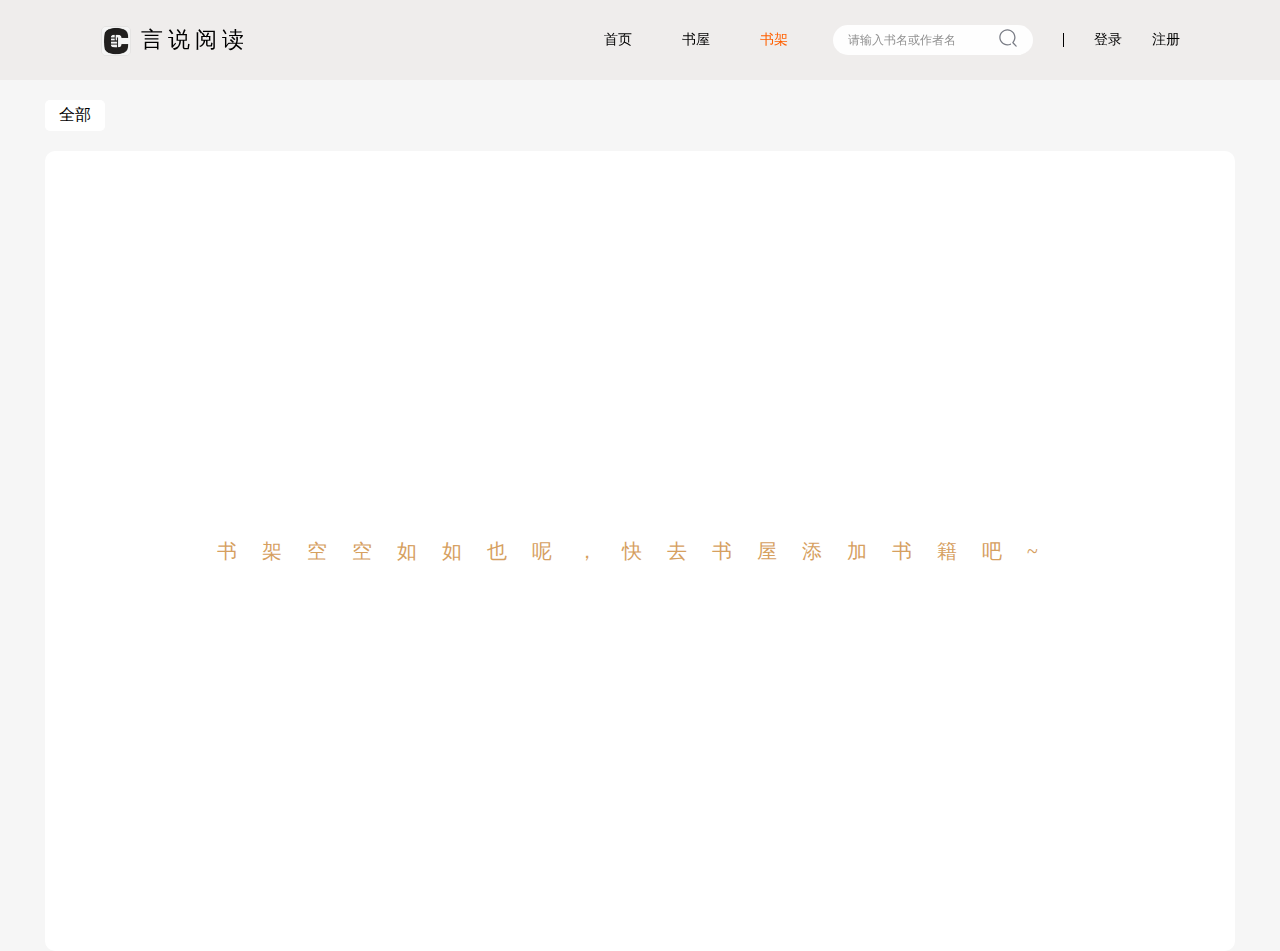
<file: pages/bookshelf.html>
<!DOCTYPE html>
<html lang="en">

<head>
    <meta charset="UTF-8">
    <meta name="viewport" content="width=device-width, initial-scale=1.0">
    <title>bookshelf</title>
    <!-- 引入默认样式 -->
    <link rel="stylesheet" href="../css/reset.css">
    <link rel="stylesheet" href="../css/bookshelf.css">
    <link rel="stylesheet" href="../css/head.css">
</head>

<body>
    <!-- 头部开始 -->
    <div class="header wrapper clearfix">
        <!-- 头部导航栏 -->
        <div class="header-nav wrapper">
        </div>
    </div>

    <!-- 全部文字部分开始 -->
    <div class="header-title">
        <div>全部</div>
    </div>

    <!-- 书架内容栏目开始 -->
    <div class="item-all">
    </div>

    <!-- 引入脚本 -->
    <script src="../js/bookshelf.js" type="module"></script>
</body>

</html>
</file>
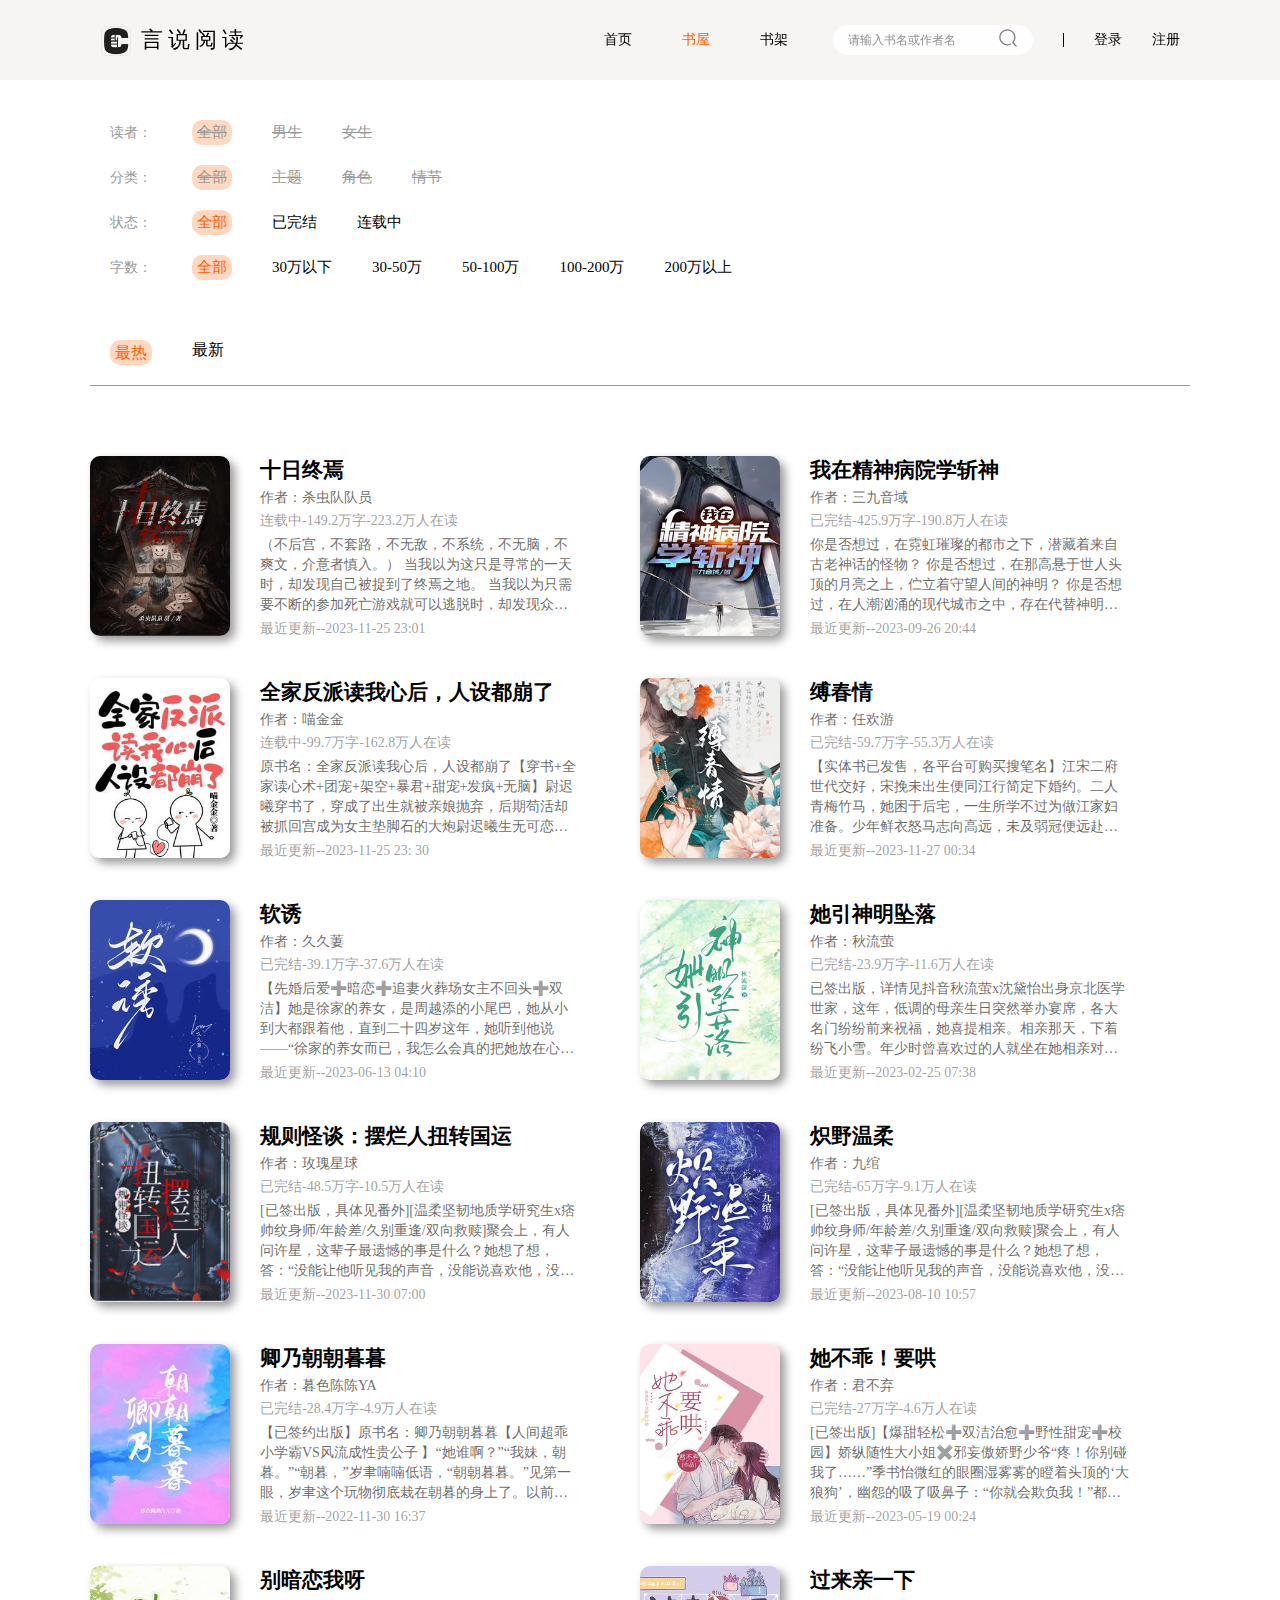
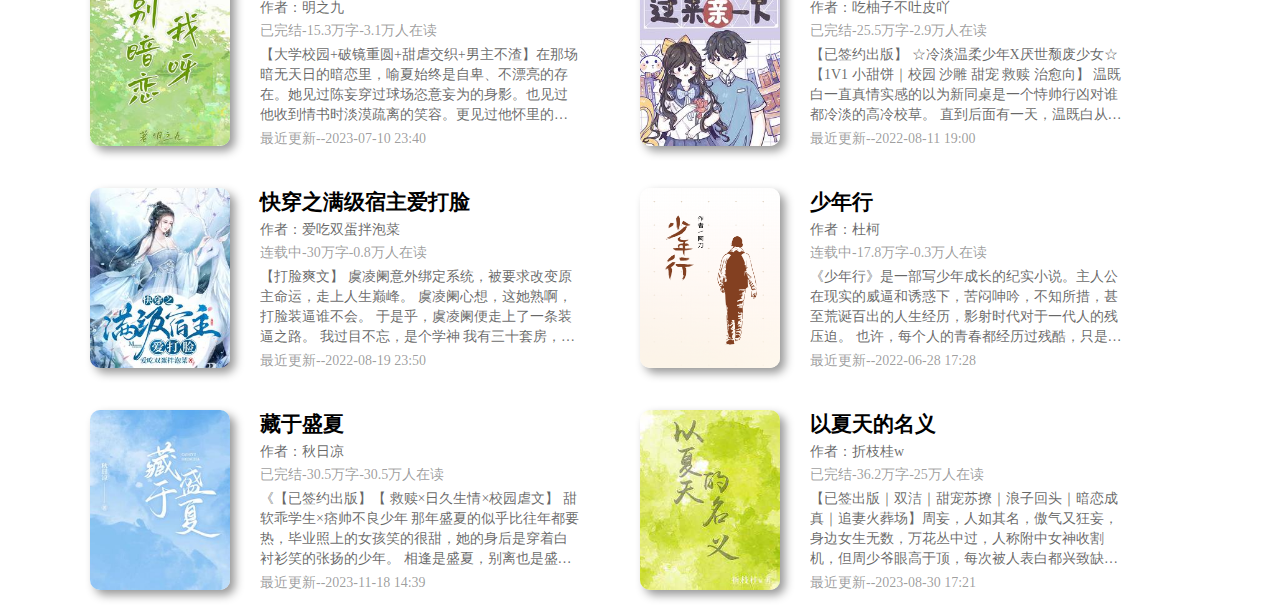
<file: pages/library.html>
<!DOCTYPE html>
<html lang="en">

<head>
    <meta charset="UTF-8">
    <meta name="viewport" content="width=device-width, initial-scale=1.0">

    <title>library</title>
    <!-- 引入样式 -->
    <link rel="stylesheet" href="../css/reset.css">
    <link rel="stylesheet" href="../css/library.css">
    <link rel="stylesheet" href="../css/head.css">
</head>

<body>
    <!-- 头部开始 -->
    <div class="header wrapper clearfix">
        <!-- 头部导航栏 -->
        <div class="header-nav wrapper">
        </div>
    </div>

    <!-- 书城分类开始 -->
    <div class="categorization wrapper">
        <div class="categorization-content">
            <ul class="filter">
                <li class="filter-title">读者：</li>
                <li><a href="" class="checked checked-all"><del class="filter-del">全部</del></a></li>
                <li><a href="javascript:;"><del class="filter-del">男生</del></a></li>
                <li><a href="javascript:;"><del class="filter-del">女生</del></a></li>
            </ul>
            <ul class="filter">
                <li class="filter-title"> 分类：</li>
                <li><a href="" class="checked checked-all"><del class="filter-del">全部</del></a></li>
                <li><a href="javascript:;"><del class="filter-del">主题</del></a></li>
                <li><a href="javascript:;"><del class="filter-del">角色</del><del></del></a></li>
                <li><a href="javascript:;"><del class="filter-del">情节</del></a></li>
            </ul>
            <ul class="filter">
                <li class="filter-title">状态：</li>
                <li><a href="" class="checked filter-isOver">全部</a></li>
                <li><a href="" class="filter-isOver">已完结</a></li>
                <li><a href="" class="filter-isOver">连载中</a></li>
            </ul>
            <ul class="filter">
                <li class="filter-title"> 字数：</li>
                <li><a href="" class="checked filter-ziShu checked-all">全部</a></li>
                <li><a href="" class="filter-ziShu">30万以下</a></li>
                <li><a href="" class="filter-ziShu">30-50万</a></li>
                <li><a href="" class="filter-ziShu">50-100万</a></li>
                <li><a href="" class="filter-ziShu">100-200万</a></li>
                <li><a href="" class="filter-ziShu">200万以上</a></li>
            </ul>
        </div>
    </div>

    <!-- 书城内容主体开始 -->
    <!-- 导航部分开始 -->
    <div class="filter-content wrapper">
        <div class="filter-nav">
            <ul>
                <li><a href="" class="filter-nav-hot filterNav checked">最热</a></li>
                <li><a href="" class="filter-nav-new filterNav">最新</a></li>
            </ul>
        </div>
    </div>

    <!-- 内容部分开始 -->
    <div class="filter-item">
    </div>

    <!-- 引入脚本 -->
    <script src="../js/library.js" type="module"></script>
</body>

</html>
</file>
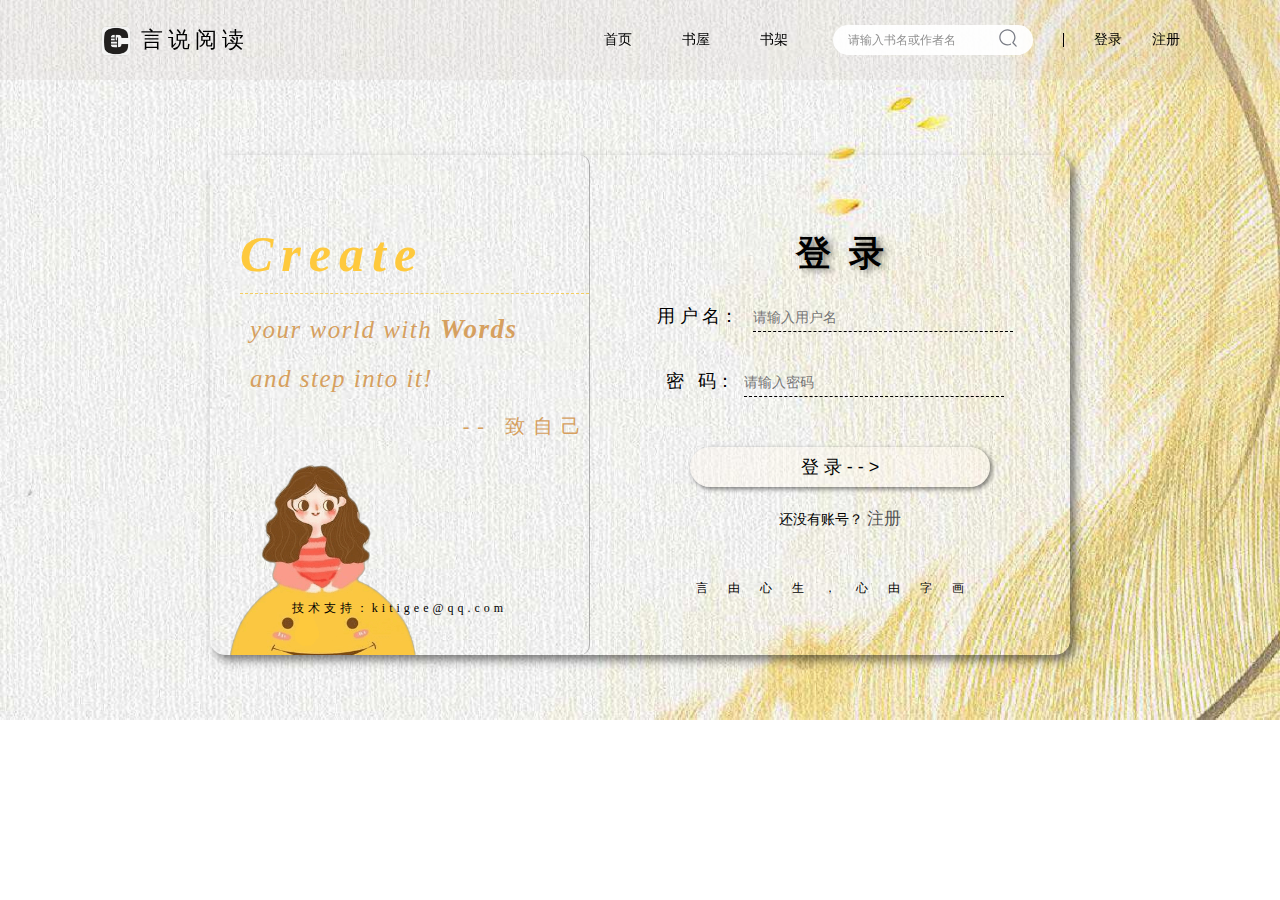
<file: pages/login.html>
<!DOCTYPE html>
<html lang="en">

<head>
	<meta charset="UTF-8">
	<meta name="viewport" content="width=device-width, initial-scale=1.0">
	<title>login</title>

	<!-- 引入样式 -->
	<link rel="stylesheet" href="../css/reset.css">
	<link rel="stylesheet" href="../css/login.css">
	<link rel="stylesheet" href="../css/head.css">
</head>

<body>
	<!-- 头部开始 -->
	<div class="header wrapper clearfix">
		<!-- 头部导航栏 -->
		<div class="header-nav wrapper">
		</div>
	</div>

	<div class="login-item">
		<!-- 左侧部分 -->
		<div class="left">
			<div class="create">
				Create
			</div>
			<div class="item">
				<div style="margin: 20px;">
					your world with <span style="font-weight: 800;font-size: 27px;">Words</span>
				</div>
				<div style="margin: 20px;">
					and step into it!
				</div>
			</div>
			<div style="text-align: right;font-size: 20px;letter-spacing: 8px;color: #d6a05f;font-family: 方正舒体;">
				-- 致自己
			</div>
			<div class="author">
				技术支持：kitigee@qq.com
			</div>
		</div>

		<!-- 右侧部分 -->
		<div align="center" class="right clearfix">

			<div>
				<h1>登&nbsp;&nbsp;录</h1>
			</div>
			<form id="loginForm">
				<div class="log">
					<div>
						用 户 名：
						<input type="text" placeholder="请输入用户名" class="userName" id="username" autocomplete="username"
							required>
					</div>


					<div>
						密&nbsp;&nbsp;&nbsp;码：<input type="text" placeholder="请输入密码" class="passWord" id="password"
							autocomplete="new-password" required />
					</div>
					<div class="login-warning" style="display: none;">
						用户名或密码不正确，请重试
					</div>
				</div>

				<div>
					<button type="submit" id="init">登 录 - - ></button>
				</div>
			</form>
			<div class="login-to-register">
				还没有账号？ <a href="./register.html">注册</a>
			</div>
			<div class="zi">
				言由心生，心由字画
			</div>
		</div>

	</div>

	<!-- 引入脚本 -->
	<script src="../js/login.js" type="module"></script>
</body>

</html>
</file>
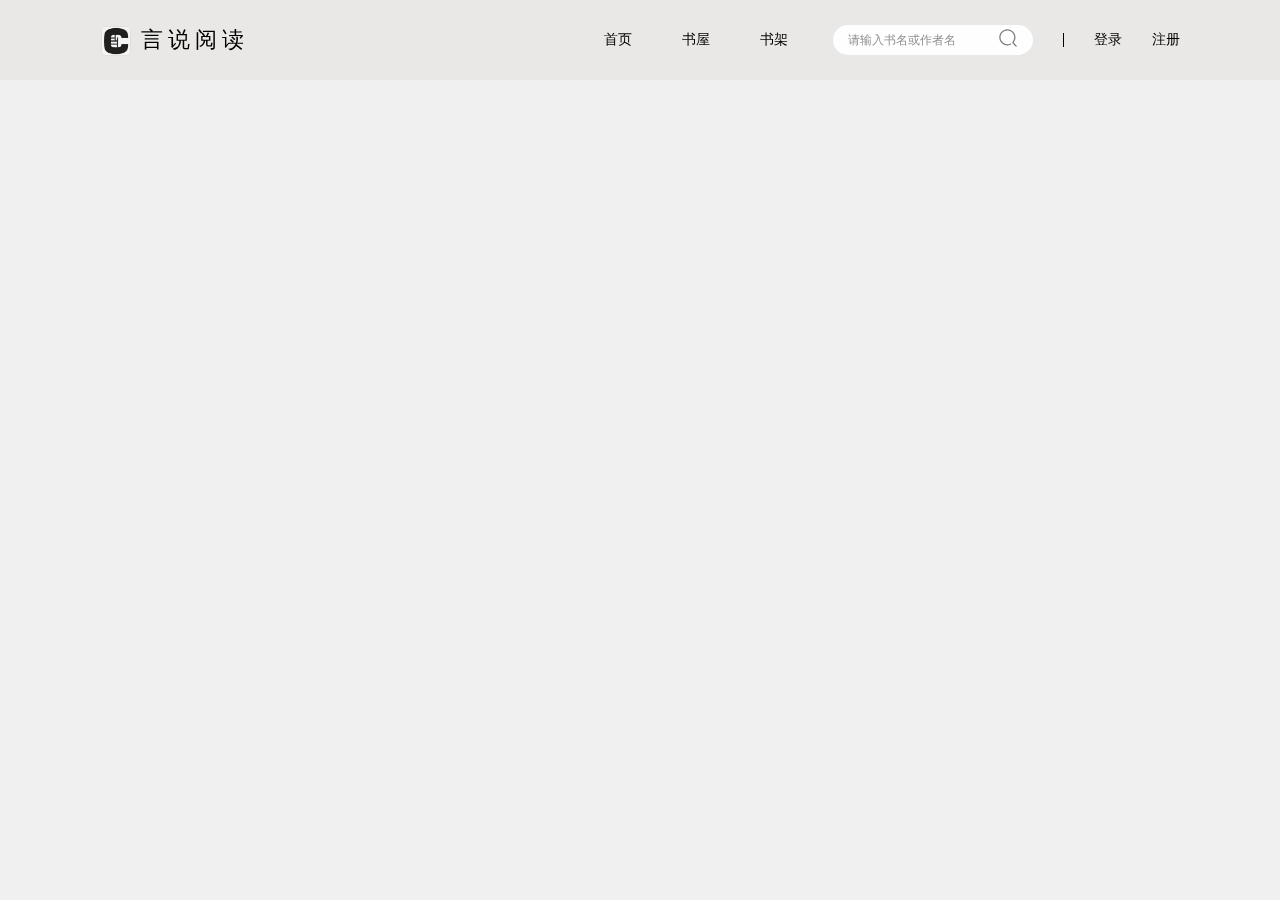
<file: pages/page.html>
<!DOCTYPE html>
<html lang="en">

<head>
    <meta charset="UTF-8">
    <meta name="viewport" content="width=device-width, initial-scale=1.0">
    <title>page</title>

    <!-- 引入默认样式 -->
    <link rel="stylesheet" href="../css/reset.css">
    <link rel="stylesheet" href="../css/page.css">
    <link rel="stylesheet" href="../css/head.css">
</head>

<body>
    <!-- 头部部分开始 -->
    <div class="header wrapper clearfix">
        <!-- 头部导航栏 -->
        <div class="header-nav wrapper">
        </div>
    </div>

    <!-- 页面部分 -->
    <div class="book">
    </div>

    <!-- 引入脚本-->
    <script src="../js/page.js" type="module"></script>
</body>

</html>
</file>
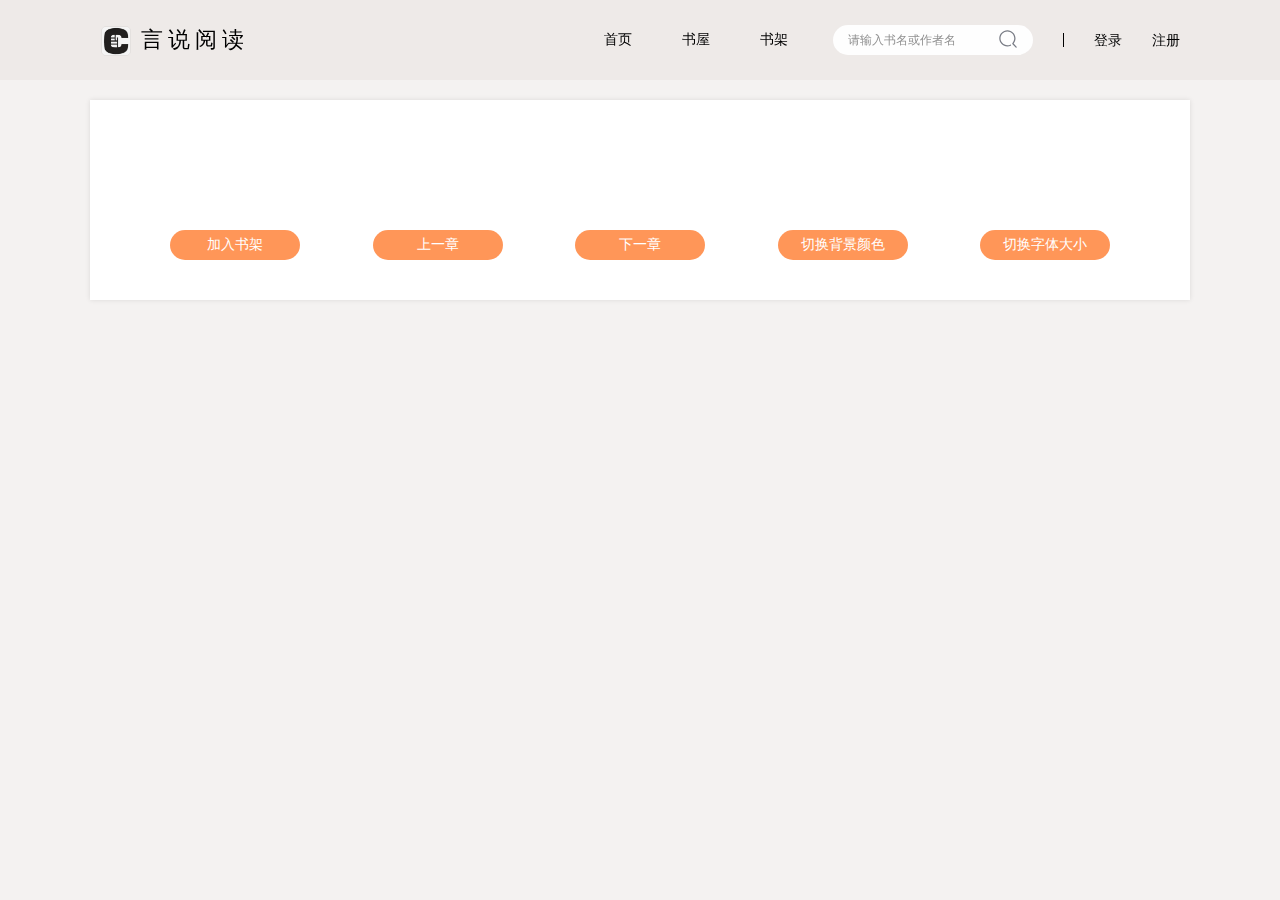
<file: pages/reading.html>
<!DOCTYPE html>
<html lang="en">

<head>
    <meta charset="UTF-8">
    <meta name="viewport" content="width=device-width, initial-scale=1.0">
    <title>reading</title>
    <!-- 引入样式 -->
    <link rel="stylesheet" href="../css/reset.css">
    <link rel="stylesheet" href="../css/reading.css">
    <link rel="stylesheet" href="../css/head.css">
</head>

<body>
    <!-- 头部开始 -->
    <div class="header wrapper clearfix">
        <!-- 头部导航栏 -->
        <div class="header-nav wrapper">
        </div>
    </div>

    <div class="reader-container">
        <div class="chapter-content" id="chapterContent">
        </div>
        <div class="controls">
            <div class="join-container">
                <button class="join-to-shelf">
                    加入书架
                </button>
            </div>
            <button id="prevChapter">上一章</button>
            <button id="nextChapter">下一章</button>
            <button id="changeBackgroundColor">切换背景颜色</button>
            <button id="changeFontSize">切换字体大小</button>
        </div>
    </div>

    <!-- 引入脚本 -->
    <script src="../js/reading.js" type="module"></script>
</body>

</html>
</file>
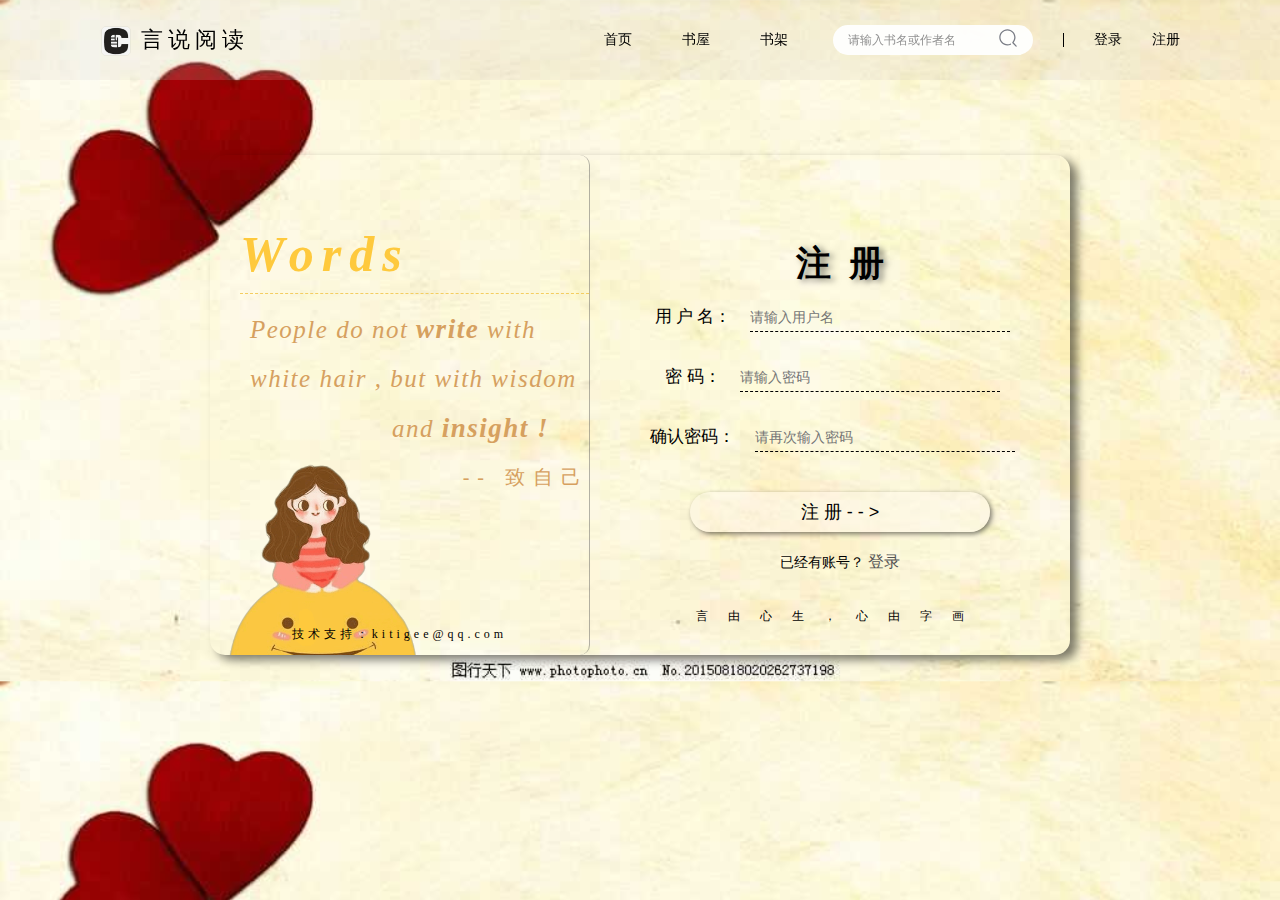
<file: pages/register.html>
<!DOCTYPE html>
<html lang="en">

<head>
	<meta charset="UTF-8">
	<meta name="viewport" content="width=device-width, initial-scale=1.0">
	<title>register</title>

	<!-- 引入样式 -->
	<link rel="stylesheet" href="../css/reset.css">
	<link rel="stylesheet" href="../css/register.css">
	<link rel="stylesheet" href="../css/head.css">
</head>

<body>
	<!-- 头部开始 -->
	<div class="header wrapper clearfix">
		<!-- 头部导航栏 -->
		<div class="header-nav wrapper">
		</div>
	</div>

	<div class="register">
		<!-- 左侧部分 -->
		<div class="left">
			<div class="left-title">
				Words
			</div>
			<div class="item">
				<div style="margin: 20px;">
					People do not <span style="font-weight: 800;font-size: 27px;">write</span> with
				</div>
				<div style="margin: 20px;">
					white hair , but with wisdom
				</div>
				<div style="margin: 20px;text-align: right;">
					and <span style="font-weight: 800;font-size: 27px;">insight !</span>
				</div>
			</div>
			<div style="text-align: right;font-size: 20px;letter-spacing: 8px;color: #d6a05f;font-family: 方正舒体;">
				-- 致自己
			</div>
			<div class="author">
				技术支持：kitigee@qq.com
			</div>
		</div>

		<!-- 右侧部分 -->
		<div align="center" class="right">
			<div>
				<h1>注&nbsp;&nbsp;册</h1>
			</div>
			<form id="registerForm">
				<div class="inp">
					用 户 名：
					<input type="text" placeholder="请输入用户名" class="userName" id="username" autocomplete="off">
				</div>

				<div class="inp">
					密 码：
					<input type="text" placeholder="请输入密码" class="password-one" name="password"
						autocomplete="new-password">
				</div>

				<div class="inp">
					确认密码：
					<input type="text" placeholder="请再次输入密码" class="password-two" name="password"
						autocomplete="new-password">
				</div>
				<div class="register-warning" style="display:none;">
				</div>
				<div>
					<button type="submit" id="init">注 册 - - ></button>
				</div>
			</form>
			<div class="register-to-login">
				已经有账号？ <a href="./login.html" style="font-size: 16px;">登录</a>
			</div>
			<div class="zi">
				言由心生，心由字画
			</div>
		</div>

	</div>
	<!-- 引入脚本 -->
	<script src="../js/register.js" type="module"></script>
</body>

</html>
</file>
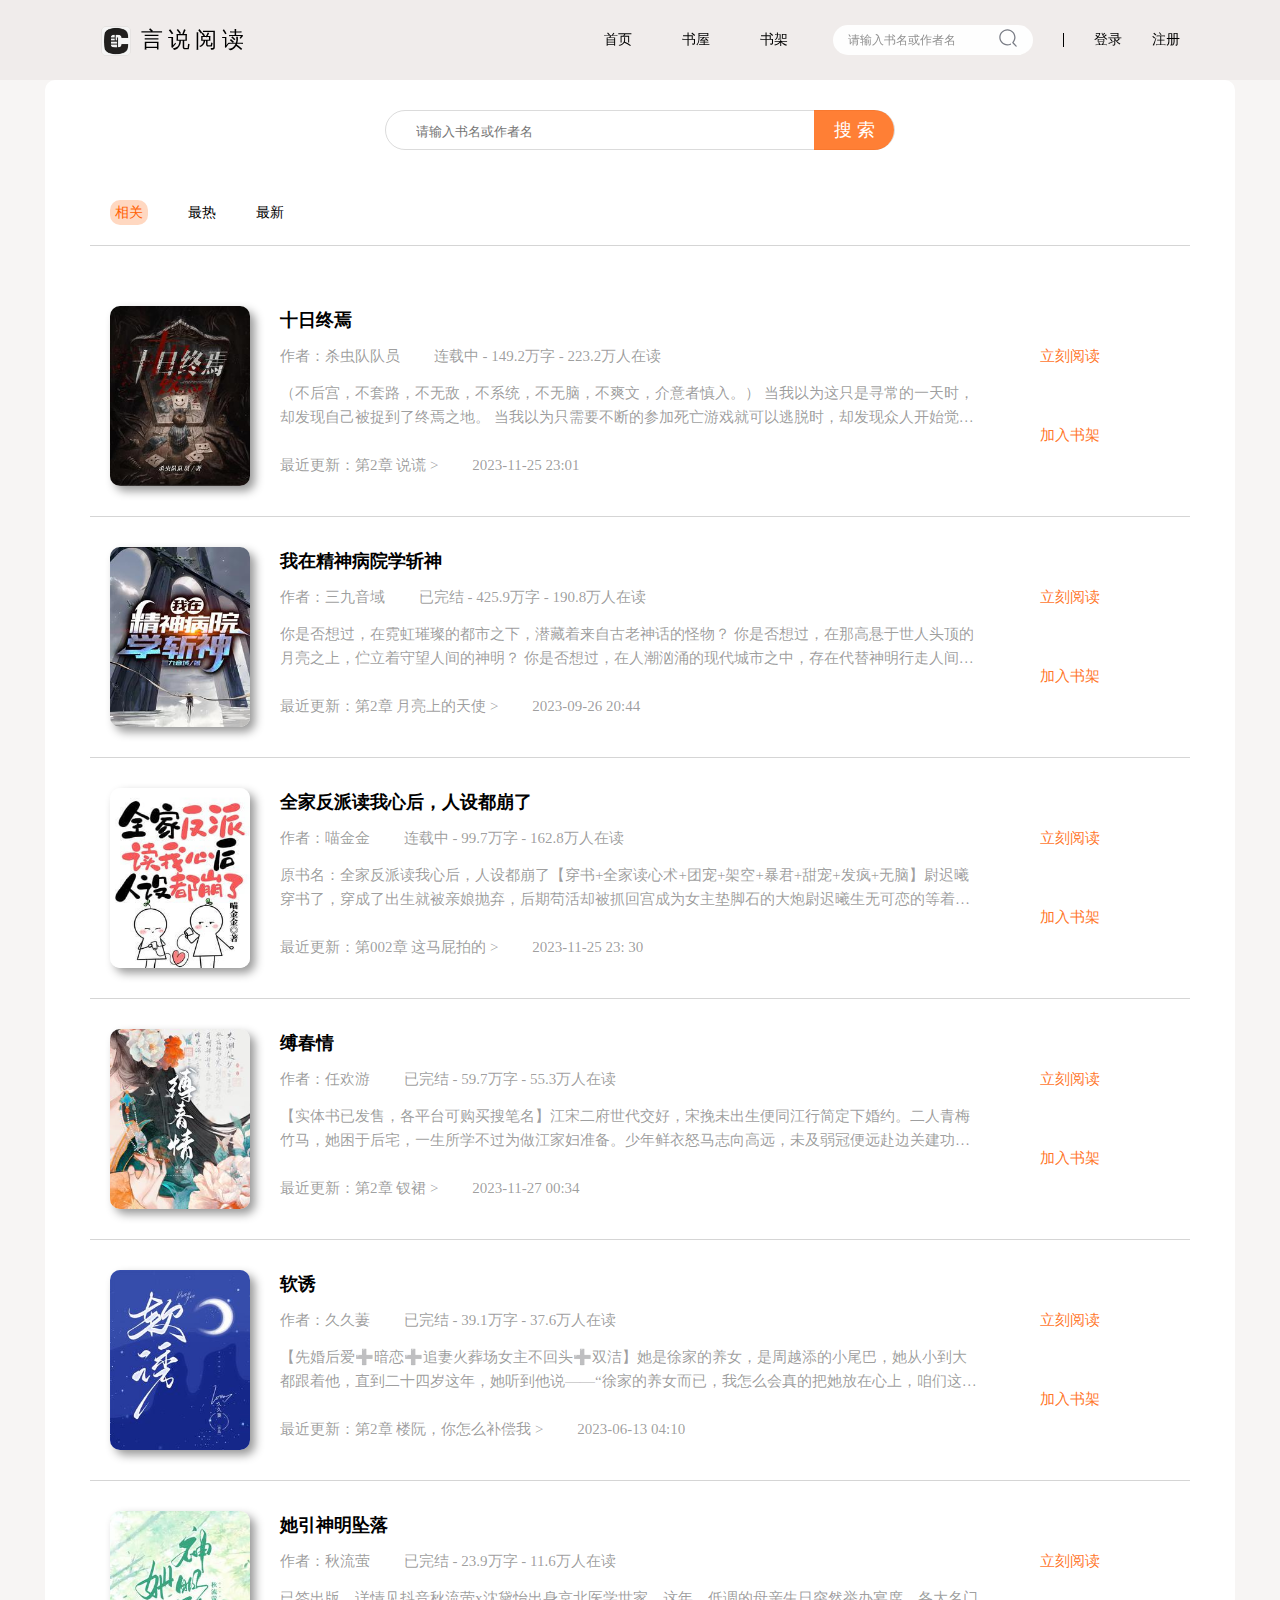
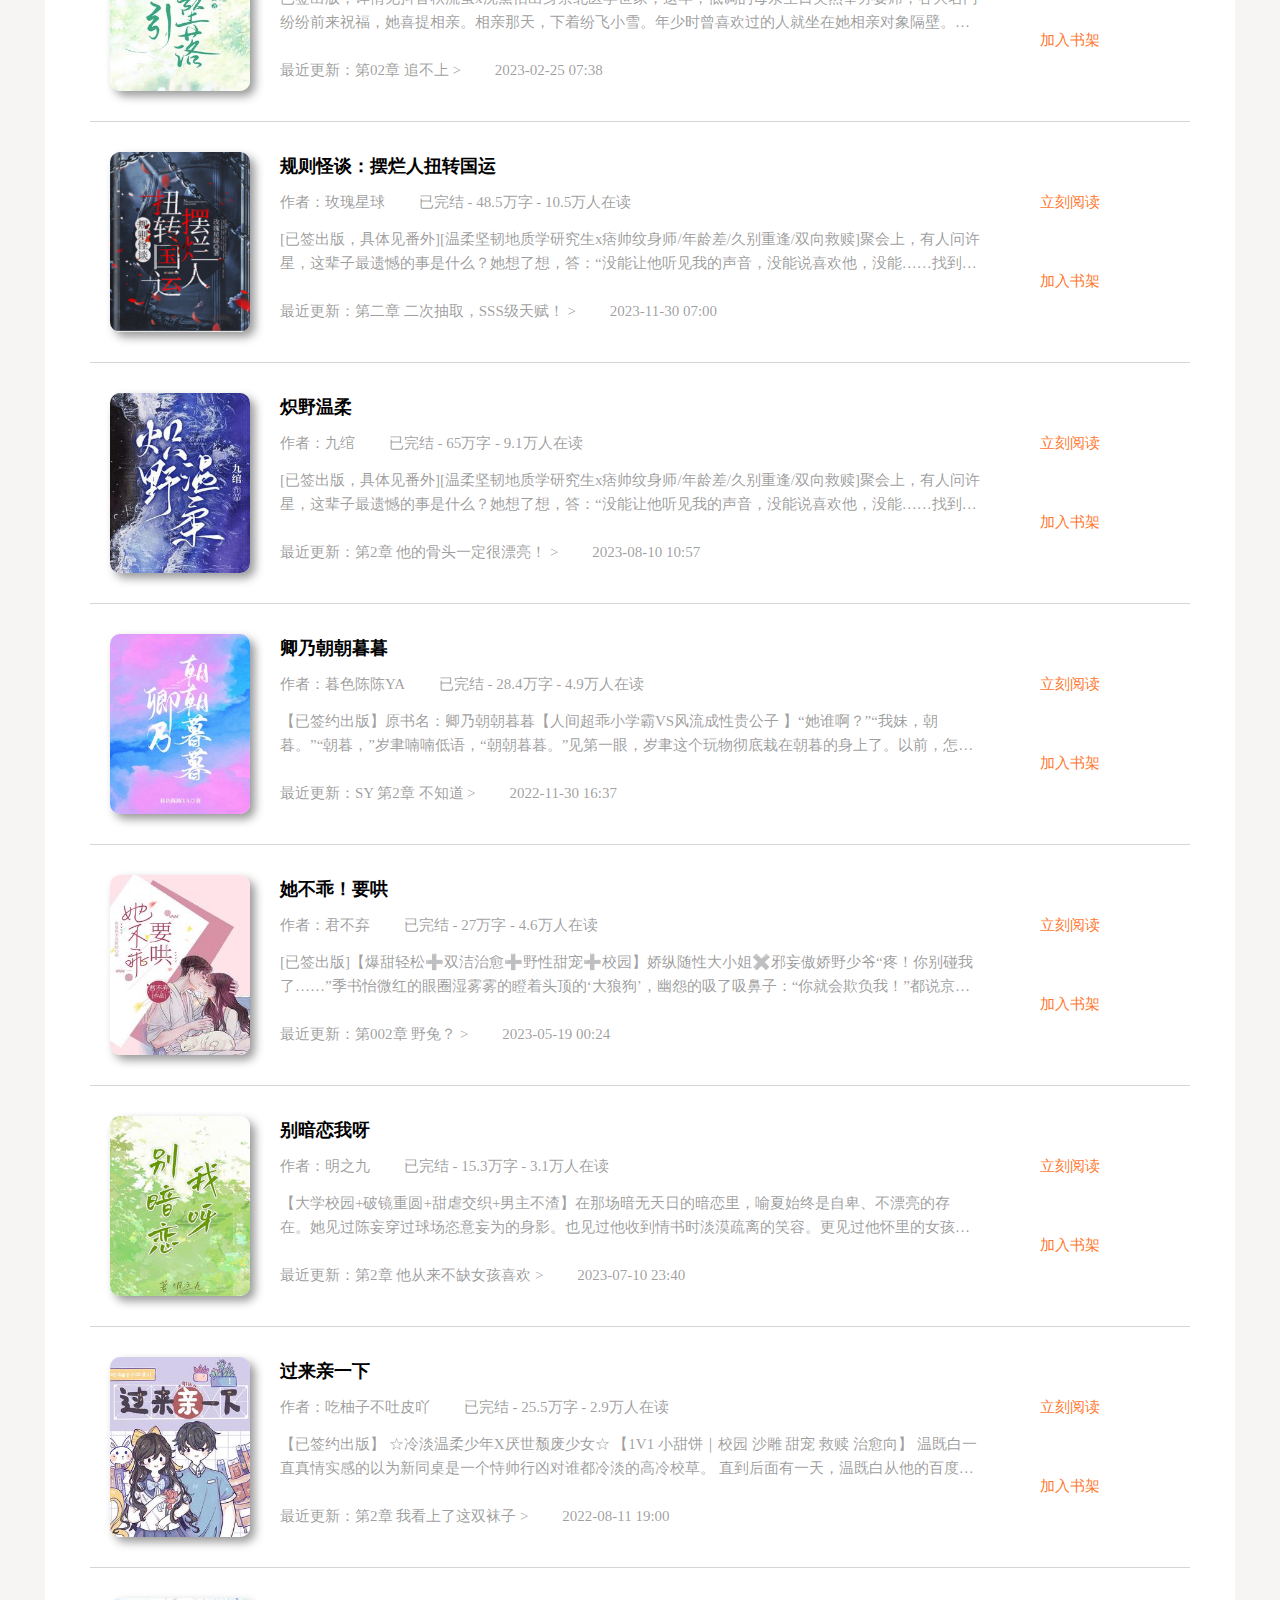
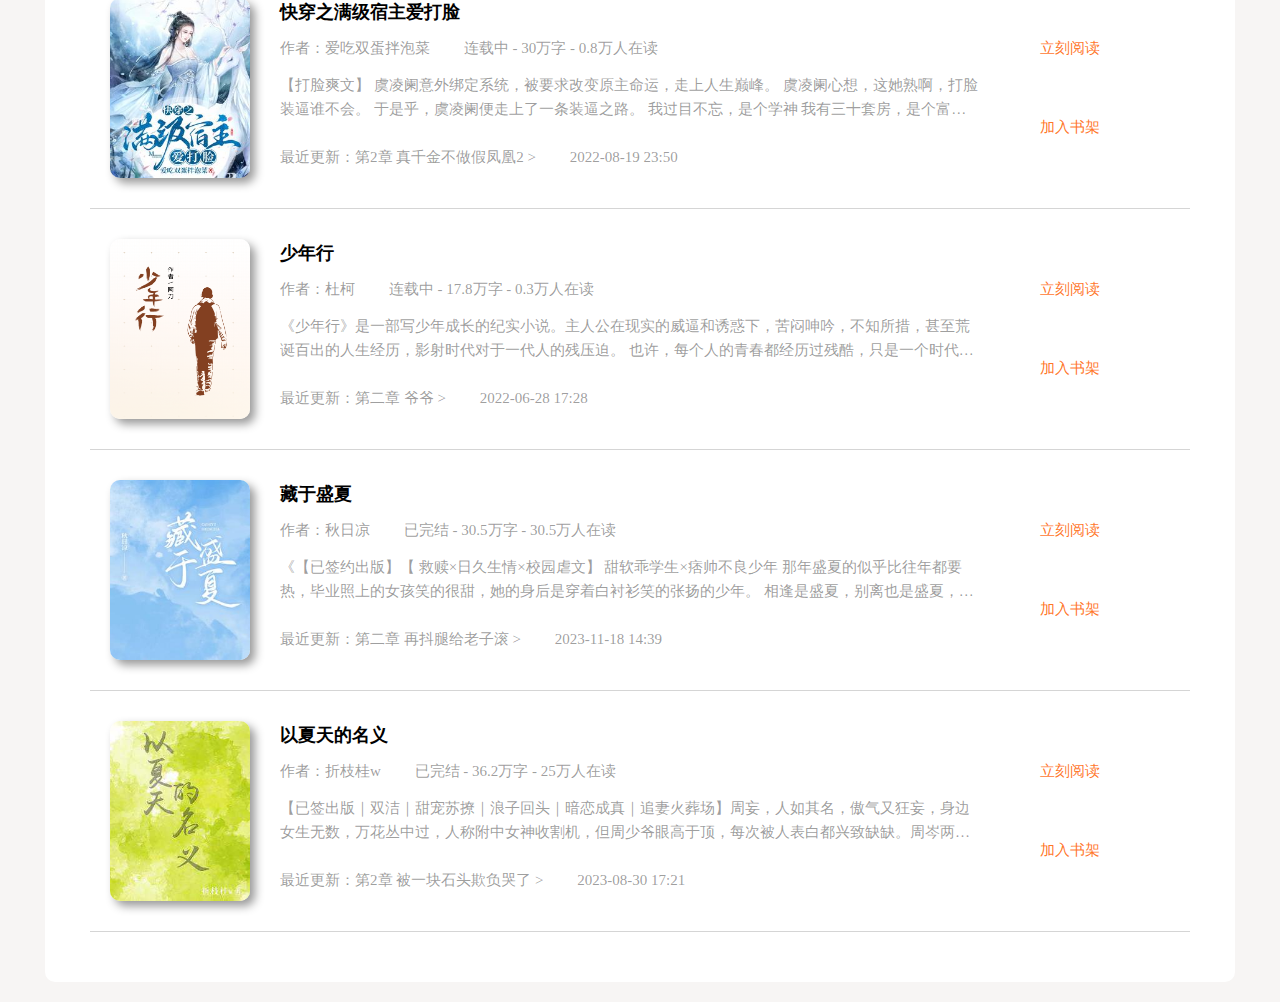
<file: pages/search.html>
<!DOCTYPE html>
<html lang="en">

<head>
    <meta charset="UTF-8">
    <meta name="viewport" content="width=device-width, initial-scale=1.0">
    <title>search</title>
    <!-- 引入样式 -->
    <link rel="stylesheet" href="../css/reset.css">
    <link rel="stylesheet" href="../css/search.css">
    <link rel="stylesheet" href="../css/head.css">
    <link rel="stylesheet" href="">
</head>

<body>
    <!-- 头部开始 -->
    <div class="header wrapper clearfix">
        <div class="header-nav wrapper">
        </div>
    </div>

    <!-- 搜索栏开始  -->
    <div class="muye-search clearfix">
        <div class="muye-search-content">
            <i class="fa-solid fa-magnifying-glass search-item"></i>
            <input type="text" id="use-input" placeholder="请输入书名或作者名">
            <button class="search-button">搜 索</button>
        </div>

        <!-- 搜索内容书籍开始 -->
        <!-- 搜索导航栏 -->
        <div class="nav-content">
            <ul class="filter-nav">
                <li><a href="" class="nav-content-link filterNav checked">相关</a></li>
                <li><a href="" class="nav-content-hot filterNav">最热</a></li>
                <li><a href="" class="nav-content-new filterNav">最新</a></li>
            </ul>
        </div>
        <!-- 搜索结果 -->
        <div class="muye-search-book-list">
        </div>

    </div>

    <!-- 引入脚本 -->
    <script src="../js/search.js" type="module"></script>
</body>

</html>
</file>
<file: css/bookshelf.css>
body {
    background-color: #f6f6f6;
}

.header-title {
    width: 1190px;
    margin: 100px auto 20px;
}

.header-title div {
    width: 60px;
    padding: 5px;
    background: #fff;
    text-align: center;
    border-radius: 5px;
}

/* 书架内容部分开始 */
.item-all {
    display: flex;
    flex-wrap: wrap;
    width: 1190px;
    margin: 0 auto;
}

.item-all a {
    color: #000000;
}

.item-all a:hover {
    color: #ff5e009b;
}

.item-self {
    display: flex;
    margin: 10px 15px 10px 0;
    padding-top: 32px;
    width: 220px;
    height: 220px;
    border-radius: 10px;
    flex-direction: column;
    align-items: center;
    background: #fff;
}

.item-self:hover {
    background-color: #efeded;
}

.item-img img {
    display: block;
    width: 100px;
    height: 130px;
    border-radius: 5px;
}

.item-title {
    margin: 20px 0;
    font-size: 18px;
    font-weight: 500;
}

.item-progress {
    font-size: 14px;
    color: rgba(43, 27, 27, 0.4);
}

/* 书架空显示 */
.item-empty {
    width: 1190px;
    height: 800px;
    margin: 0 auto;
    line-height: 800px;
    letter-spacing: 25px;
    text-align: center;
    background-color: #fff;
    font-size: 20px;
    border-radius: 10px;
    color: #d6a05f;
}
</file>
<file: css/head.css>
/* 头部部分 */
.header-nav {
    display: flex;
    z-index: 1;
    justify-content: center;
    align-items: center;
    width: 100%;
    height: 80px;
    position: fixed;
    left: 0;
    top: 0;
    font-size: 14px;
    background: #cfc7c22d;
}

.header-content {
    display: flex;
    align-items: center;
}


/* logo */
.header-logo {
    display: flex;
    height: 28px;
}

#logo {
    margin-right: 10px;
}

#logo img {
    width: 30px;
    height: 30px;
    border-radius: 5px;
    border: #9999991d 1px solid;
}

#logo-name {
    line-height: 28px;
    color: #000;
    font-family: 楷体, Helvetica, Arial, sans-serif;
    letter-spacing: 5px;
    font-size: 22px;
}

/* 导航栏内容 */
.nav-item {
    margin-left: 330px;
}

.nav-item-content {
    display: flex;
    font-size: 14px;
}

.nav-item-content a {
    color: black;
}

.nav-item .nav-item-content li a:last-child() {
    color: #ff5f00;
}

.nav-item-content li {
    margin: 0 25px;
}

/* 搜索部分 */
.header-search {
    margin: 0 20px;
    display: flex;
    padding: 0 15px;
    width: 200px;
    height: 30px;
    align-items: center;
    border-radius: 17px;
    background-color: #ffffffee;
    color: #bfbfbf;
}

.search-item {
    cursor: pointer;
    opacity: 0.8;
    color: black;
}

.search-item img {
    width: 20px;
    height: 20px;
}

#header-search {
    border: 0;
    outline: 0;
    width: 100%;
    height: 100%;
    font-size: 12px;
    background: transparent;
    opacity: .8;
    border: 0;
}

.nav-item a:hover,
.user-login li a:hover {
    color: #ff5f00;
    opacity: 0.8;
}


/* 登录和注册*/
.user-login {
    margin-left: 10px;
    float: right;
    display: flex;
    align-items: center;
}

.user-login li {
    position: relative;
    display: flex;
    align-items: center;
    height: 14px;
    padding-left: 30px;
    line-height: 14px;
}

.user-login li:last-child {
    position: relative;
}

.user-login li a {
    color: black;
}

.user-login li:first-child {
    border-left: 1px solid #000000;
}

.user-login img {
    width: 40px;
    height: 40px;
    border-radius: 50%;
}

/* 登出 */
.log-out {
    display: none;
    width: 75px;
    height: 25px;
    position: absolute;
    left: 20px;
    top: 25px;
    cursor: pointer;
    background-color: #ffc29e52;
    line-height: 25px;
    text-align: center;
    border-radius: 8px
}

/* 用户切换头像 */
.userImg-block {
    width: 42px;
    height: 42px;
    display: none;
    position: absolute;
    z-index: 1;
    border-radius: 50%;
    background-color: rgba(139, 139, 139, 0.665);
}

.label-for-userImg .useImg {
    width: 27px;
    height: 27px;
}

.label-for-userImg {
    width: 40px;
    height: 40px;
    display: flex;
    justify-content: center;
    align-items: center;
    cursor: pointer;
}
</file>
<file: css/library.css>
/* 书城分类开始 */
.categorization-content {
    width: 1100px;
    margin: 110px auto 30px;
    text-align: center;
    font-size: 15px;
}

.filter {
    display: flex;
}

.filter a {
    color: #000;
}

.filter a:hover {
    color: #ff5f00;
}

.filter .filter-title {
    color: #999;
    font-size: 14px;
}

.filter li {
    display: flex;
    align-items: center;
    margin: 0 20px;
    line-height: 45px;
}

.filter a .filter-del {
    color: #999;
}

/* 书城内容主体开始 */
/* 导航部分 */
.filter-nav {
    width: 1100px;
    margin: 30px auto;
    border-bottom: #999 1px solid;
}

.filter-nav ul {
    display: flex;
}

.filter-nav li {
    margin: 20px;
}


.filter-nav a {
    color: #000;
}

.filter-nav a:hover {
    color: #ff5f00;
}

body .checked {
    display: inline-block;
    padding: 0 5px;
    height: 25px;
    line-height: 25px;
    text-align: center;
    background-color: #ff5e003e;
    border-radius: 10px;
    color: #ff5f00;
}

/* 内容 */
.filter-item {
    display: flex;
    width: 1100px;
    margin: 20px auto;
    flex-wrap: wrap;
    align-content: space-between;
    font-size: 14px;
    color: rgba(0, 0, 0, .4);
}

.item-self {
    display: flex;
    margin-top: 40px;
    width: 50%;
    box-sizing: border-box;
}

.item-img {
    position: relative;
    display: block;
    width: 140px;
    height: 180px;
}

.item-self img {
    width: 140px;
    height: 180px;
    border-radius: 10px;
    box-shadow: 5px 5px 10px 0px #999999;
}

/* 控制盒子显示 */
.item-img:hover .join-container {
    display: block;
}

/* 隐藏盒子 */
.join-container {
    display: none;
    width: 140px;
    height: 180px;
    position: absolute;
    z-index: 2;
    background: rgba(195, 176, 165, 0.735);
    border-radius: 10px;
}

.join-container button {
    z-index: 1;
    left: 25px;
    width: 90px;
    height: 25px;
    position: absolute;
    border-radius: 10px;
    border: none;
    cursor: pointer;
    box-shadow: 5px 5px 10px 0px #999999;
}

.join-container button:hover {
    background: #ebaa84c5;
}

.toIntro {
    top: 50px;
}

.joining {
    top: 100px;
}

/* 右侧 */
.item-intro {
    margin-left: 30px;
    width: 320px;
}

.item-desc {
    display: block;
    margin-top: 5px;
}

h2 .item-title {
    color: #000;
}

.item-author,
.intro-content {
    color: rgba(0, 0, 0, .6);
}

/* 处理简介文字溢出 */
.intro-content {
    height: 80px;
    display: -webkit-box;
    -webkit-line-clamp: 4;
    -webkit-box-orient: vertical;
    line-height: 20px;
    overflow: hidden;
}
</file>
<file: css/login.css>
body {
    width: 100%;
    background: url(../images/bcgImg-in-login.jpg) no-repeat;
    background-size: cover;
}

/* 登录总体部分 */
.login-item {
    width: 860px;
    height: 500px;
    position: absolute;
    left: 50%;
    top: 45%;
    transform: translate(-50%, -50%);
    border-radius: 15px;
    box-shadow: 5px 5px 10px rgba(0, 0, 0, 0.5);
}

/* 左侧部分 */
.left {
    float: left;
    display: block;
    width: 380px;
    height: 500px;
    background-image: url(../images/纯女孩.jpg);
    background-size: cover;
    background-position: center;
    border-radius: 10px;
    border-right: 0.5px solid #5353536f;
}

.create {
    margin: 70px 0px 20px 30px;
    padding-bottom: 10px;
    font-size: 50px;
    color: #fec93d;
    font-style: italic;
    font-family: 华文隶书;
    font-weight: 700;
    letter-spacing: 8px;
    border-bottom: #f4cd60 1.5px dashed;

}

.item {
    margin: 20px;
    font-size: 25px;
    color: #d6a05f;
    font-family: 华文隶书;
    letter-spacing: 1.5px;
    font-style: italic;
    white-space: nowrap;
}

.author {
    height: 20px;
    margin-top: 160px;
    text-align: center;
    font-size: 12px;
    font-family: "Microsoft YaHei", 微软雅黑, "MicrosoftJhengHei", 华文细黑, STHeiti, MingLiu;
    letter-spacing: 4px;
}

/* 右侧部分 */
.right {
    float: right;
    position: relative;
    display: block;
    width: 450px;
    height: 470px;
    padding-right: 10px;
    padding-top: 35px;
    background: transparent;
    font-size: 18px;
}

h1 {
    padding-top: 40px;
    font-size: 35px;
    font-family: 微软雅黑;
    text-shadow: 4px 2px 6px rgba(0, 0, 0, 0.5);
}

.right input::placeholder {
    font-size: 14px;
}

.userName,
.passWord {
    display: inline-block;
    width: 260px;
    height: 30px;
    margin: 25px 10px 10px 10px;
    border: 0;
    background: transparent;
    font-size: 18px;
    color: #000;
    border-bottom: 1px dashed rgba(0, 0, 0, 1);
    -internal-autofill-selected: transparent;
}

.userName:focus,
.passWord:focus {
    border-bottom: 1px dashed rgba(0, 0, 0, 1);
    outline: none;
}

.login-warning {
    position: absolute;
    left: 100px;
    margin-top: 10px;
    color: #ff5e0096;
    font-size: 14px;
    letter-spacing: 5px;
}

#init {
    display: block;
    margin-top: 40px;
    width: 300px;
    height: 40px;
    background: #fef7ee6d;
    font-size: 18px;
    border: 0;
    border-radius: 20px;
    box-shadow: 2px 2px 5px rgba(0, 0, 0, 0.5);
    cursor: pointer;
}

#init:hover {
    background: transparent;
}

.login-to-register {
    margin-top: 20px;
    font-size: 14px;
}

.login-to-register a {
    color: #535353;
    font-size: 17px;
}

.login-to-register a:hover {
    color: #ff5f00;
}

.zi {
    margin-top: 50px;
    font-size: 12px;
    font-family: "Microsoft YaHei", 微软雅黑, "MicrosoftJhengHei", 华文细黑, MingLiu;
    letter-spacing: 20px;
}
</file>
<file: css/page.css>
body {
    background-color: #f0f0f0;
}

/* 书籍介绍主体开始 */
/* item */
.book-intro-block {
    display: flex;
    width: 100%;
    padding: 100px 200px 20px;
    background: #fff;
    color: rgba(0, 0, 0, .4);
}

.item-self-book {
    display: flex;
    width: 800px;
    padding: 30px 20px;
    box-sizing: border-box;
}


.item-self-book img {
    width: 180px;
    height: 230px;
    border-radius: 10px;
    box-shadow: 5px 5px 10px 0px #999999;
}

.item-intro {
    margin-left: 40px;
}

h1 .item-title {
    color: #000;
    font-size: 28px;
    font-weight: 700;
}

.item-isOver {
    font-size: 18px;
    margin: 20px 0;
}

.item-detail {
    display: flex;
    align-items: center;
    margin: 10px 0 20px;
}

.item-detail div {
    margin-right: 40px;
}

.item-detail span {
    font-size: 20px;
    color: #000;
    letter-spacing: 2px;
}

.chapter {
    margin-right: 40px;
}

.chapter a {
    color: #000
}

.chapter a:hover {
    color: #ff5f00;
}

.join-container {
    display: flex;
    align-items: center;
    text-align: center;
}

.join-container a {
    display: block;
    width: 140px;
    height: 30px;
    margin: 20px 20px 0 0;
    line-height: 30px;
    background: #ff5f00;
    color: #ffffff;
    border-radius: 20px;
}

/* 书籍作者 */
.item-self-author {
    padding: 50px 0 50px 130px;
    display: flex;
    flex-direction: column;
    align-items: center;
    justify-content: center;
    border-left: rgba(0, 0, 0, 0.13) 1px solid;
}

.author-img {
    display: block;
    width: 70px;
    height: 70px;
    margin-bottom: 10px;
    border-radius: 50%;
}

.author-img img {
    width: 100%;
    height: 100%;
    border-radius: 50%;
    object-fit: cover;
}

.item-author {
    color: #000000cc;
    letter-spacing: 3px;
}

/* 简介 */
.book-intro {
    width: 1190px;
    margin: 30px auto;
    padding: 30px;
    background: #fff;
    border-radius: 10px;
    box-shadow: 0 2px 10px 0 rgba(0, 0, 0, .08);
}

.book-intro-title {
    width: 100%;
    padding-bottom: 20px;
    font-size: 24px;
    border-bottom: #999999 solid 1px;
}

.intro-content {
    width: 100%;
    height: 160px;
    padding: 30px;
    margin-bottom: 30px;
    line-height: 26px;
    letter-spacing: 1px;
    display: -webkit-box;
    -webkit-line-clamp: 5;
    -webkit-box-orient: vertical;
    overflow: hidden;
    color: #666;
}

/* 章节 */
.chapter-list {
    width: 100%;
    padding: 30px;
    display: flex;
    flex-wrap: wrap;
    justify-content: space-around;
    font-size: 14px;
}

.chapter-list li {
    width: 250px;
    margin-right: 40px;
    text-align: center;
}

.chapter-list a {
    color: #333;
}

.chapter-list a:hover {
    color: #ff5f00;
}
</file>
<file: css/reading.css>
body {
    margin: 0;
    padding: 0;
    font-family: Arial, sans-serif;
    background: #cfc7c23c;
}

/* 章节内容部分 */
.reader-container {
    max-width: 1100px;
    margin: 100px auto 10px;
    padding: 80px 80px 40px;
    background-color: #fff;
    box-shadow: 0 0 5px rgba(0, 0, 0, 0.1);
}

.chapter {
    margin-bottom: 20px;
}

h2 {
    margin-top: 50px;
    margin-bottom: 20px;
    font-size: 1.5em;
    color: #333;
}

.book-title {
    font-size: 20px;
    margin-bottom: 50px;
    color: #000;
}

.chapter-info {
    color: #666;
    margin-bottom: 10px;
}

.chapter-content {
    margin-bottom: 50px;
}

.controls {
    display: flex;
    justify-content: space-between;
}

.controls button {
    width: 130px;
    height: 30px;
    color: #fff;
    font-size: 14px;
    background: #ff5e00a7;
    border: 0;
    outline: 0;
    cursor: pointer;
    border-radius: 20px;
}

.controls button:hover {
    background: #ff5e00e1;
}
</file>
<file: css/register.css>
body {
    margin: 0;
    padding: 0;
    width: 100%;
    height: 100%;
    background-image: url(../images/bcgImg-in-register.jpg);
    background-size: cover;
    object-fit: cover;
}

.register {
    width: 860px;
    height: 500px;
    position: absolute;
    left: 50%;
    top: 45%;
    transform: translate(-50%, -50%);
    border-radius: 15px;
    box-shadow: 7px 5px 10px rgba(0, 0, 0, 0.5);
}

/* 左边部分 */
.left {
    float: left;
    display: block;
    width: 380px;
    height: 500px;
    background: url(../images/纯女孩.jpg);
    background-size: cover;
    background-position: center;
    border-radius: 10px;
    border-right: 0.5px solid #5353536f;
}

.left-title {
    letter-spacing: 8px;
    font-size: 50px;
    font-style: italic;
    margin: 70px 0px 20px 30px;
    padding-bottom: 10px;
    color: #fec93d;
    font-family: 华文隶书;
    border-bottom: #f4cd60 1.5px dashed;
    font-weight: 700;
}

.item {
    font-size: 25px;
    letter-spacing: 1.5px;
    font-style: italic;
    white-space: nowrap;
    margin: 20px;
    color: #d6a05f;
    font-family: 华文隶书;
}


.author {
    height: 20px;
    text-align: center;
    font-size: 12px;
    letter-spacing: 4px;
    margin-top: 135px;
    font-family: "Microsoft YaHei", 微软雅黑, "MicrosoftJhengHei", 华文细黑, STHeiti, MingLiu;
}

/* 右边部分 */
.right {
    position: relative;
    width: 450px;
    height: 470px;
    display: block;
    background: transparent;
    padding-right: 10px;
    padding-top: 35px;
    float: right;
}

h1 {
    padding-top: 50px;
    font-family: 微软雅黑;
    font-size: 35px;
    text-shadow: 4px 2px 6px rgba(0, 0, 0, 0.5);
}

.inp {
    font-size: 17px;
}

.userName,
.password-one,
.password-two {
    display: inline-block;
    width: 260px;
    height: 30px;
    border: 0;
    margin: 15px;
    background: transparent;
    border-bottom: 1px dashed rgba(0, 0, 0, 1);
    color: #000;
    font-size: 16px;
}

.right input::placeholder {
    font-size: 14px;
}

.register-warning {
    position: absolute;
    left: 90px;
    color: #ff5e0096;
    font-size: 14px;
    letter-spacing: 5px;
}

.right #init {
    margin-top: 25px;
    display: block;
    width: 300px;
    height: 40px;
    background: #fef7ee6d;
    font-size: 18px;
    border: 0;
    border-radius: 20px;
    box-shadow: 2px 2px 5px rgba(0, 0, 0, 0.5);
    cursor: pointer;
}

#init:hover {
    background: transparent;
}

.register-to-login {
    margin-top: 20px;
    font-size: 14px;
}

.register-to-login a {
    color: #535353;
}

.register-to-login a:hover {
    color: #ff5f00;
}

/* 底部小字 */
.zi {
    margin-top: 35px;
    font-size: 12px;
    letter-spacing: 20px;
    font-family: "Microsoft YaHei", 微软雅黑, "MicrosoftJhengHei", 华文细黑, STHeiti, MingLiu;
}
</file>
<file: css/search.css>
body {
    background: #cfc7c22d;
}

/* 搜索栏开始 */
.muye-search {
    width: 1190px;
    margin: 80px auto 20px;
    padding: 30px;
    background: #fff;
    border-radius: 10px;
}

.muye-search-content {
    display: flex;
    width: 510px;
    height: 40px;
    align-items: center;
    margin: 0 auto;
    border: 1px solid #9999995a;
    border-radius: 20px 20px;
}

.search-item {
    margin-left: 15px;
}

#use-input {
    display: block;
    width: 400px;
    margin-left: 15px;
    font-size: 18px;
    background-color: transparent;
    border: none;
    outline: none;
}

#use-input::placeholder {
    font-size: 13px;
}

.search-button {
    display: block;
    width: 80px;
    height: 40px;
    background: #ff5e00ca;
    border-radius: 0 20px 20px 0;
    font-size: 18px;
    color: #fff;
    border: none;
    cursor: pointer;
}

/* 搜索栏结束 */


/* 搜索内容开始 */
/* 导航部分 */
.nav-content {
    width: 1100px;
    margin: 30px auto;
    border-bottom: #99999968 1px solid;

    .filter-nav {
        display: flex;
        align-items: center;
    }
}

.nav-content li {
    margin: 20px;
    font-size: 14px;
}

.nav-content a {
    color: #000;
}

body .checked {
    display: inline-block;
    padding: 0 5px;
    height: 25px;
    line-height: 25px;
    text-align: center;
    background-color: #ff5e003e;
    border-radius: 10px;
    color: #ff5f00;
}

/* 内容 */
.muye-search-book-list {
    display: flex;
    width: 1100px;
    margin: 20px auto;
    flex-wrap: wrap;
    align-content: space-between;
    font-size: 15px;
    color: rgba(0, 0, 0, .4);
}

.item-self {
    display: flex;
    width: 100%;
    padding: 30px 20px;
    box-sizing: border-box;
    border-bottom: #99999968 1px solid;
}

.item-img {
    display: block;
    width: 140px;
    height: 180px;
}

.item-self img {
    width: 140px;
    height: 180px;
    border-radius: 10px;
    box-shadow: 5px 5px 10px 0px #999999;
}

/* 右侧 */
.item-intro {
    margin-left: 30px;
}

.item-desc {
    margin-top: 15px;
}

.item-author,
.chapter {
    margin-right: 30px;
}


h2 .item-title {
    color: #000;
    font-size: 18px;
}

.item-author,
.intro-content,
.chapter a {
    color: rgba(0, 0, 0, .4);
}

.chapter a:hover {
    color: #ff5f00;
}

.intro-content {
    width: 700px;
    height: 45px;
    margin-bottom: 30px;
    line-height: 24px;
    display: -webkit-box;
    -webkit-line-clamp: 2;
    -webkit-box-orient: vertical;
    overflow: hidden;
}

/* 操作 */
.join-container {
    display: flex;
    width: 180px;
    flex-direction: column;
    justify-content: center;
    align-items: center;
}

.join-container a {
    display: block;
    margin: 30px;
    color: #ff5e00dc;
}
</file>
